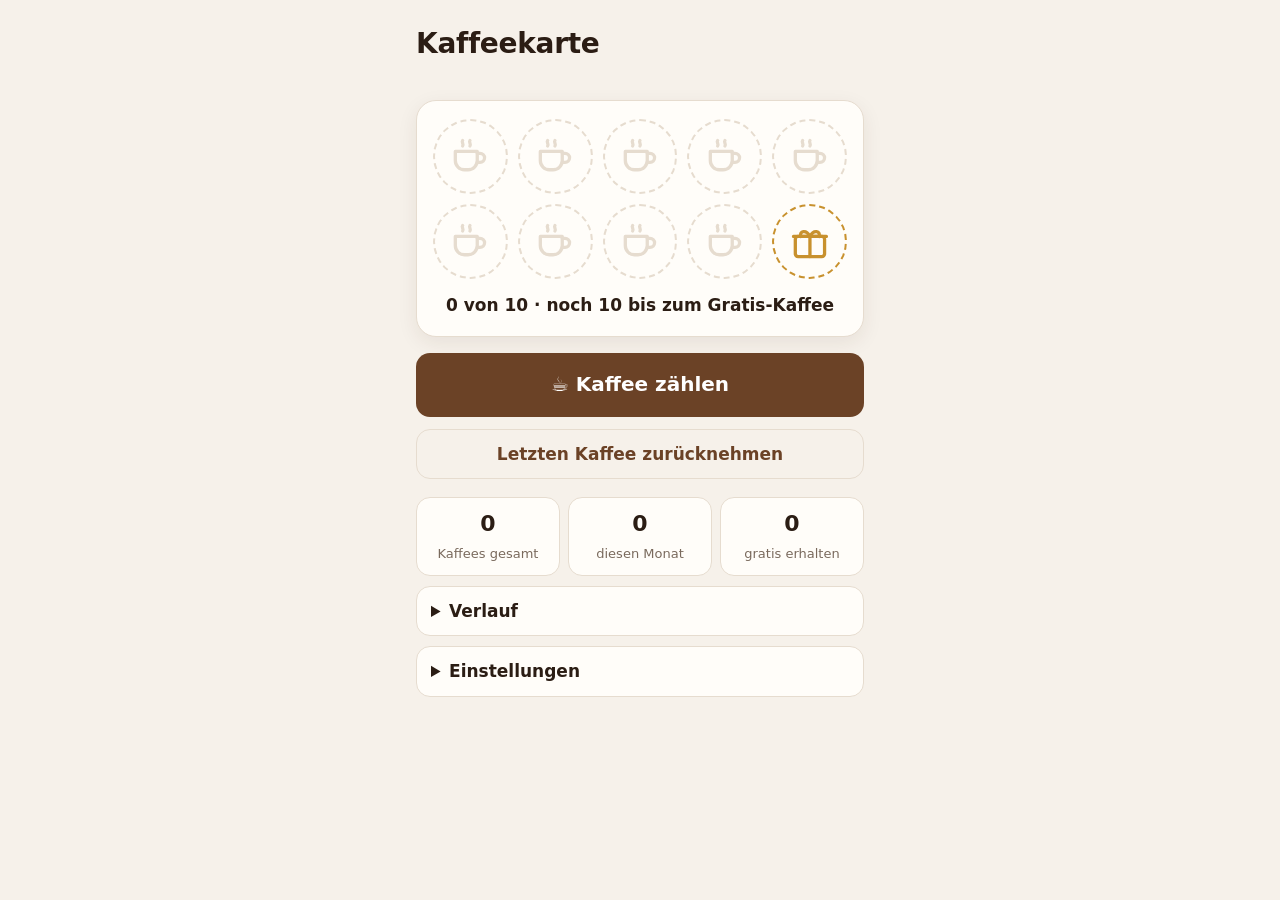
<file: index.html>
<!doctype html>
<html lang="de">
<head>
  <meta charset="utf-8">
  <meta name="viewport" content="width=device-width, initial-scale=1, viewport-fit=cover">
  <meta http-equiv="Content-Security-Policy" content="default-src 'self'; script-src 'self'; style-src 'self'; img-src 'self' data:; connect-src 'self'; object-src 'none'; base-uri 'self'; form-action 'none'">
  <meta name="theme-color" content="#3b2a20">
  <meta name="description" content="Meine Kaffee-Stempelkarte: 10 Kaffees, einer gratis.">
  <title>Kaffeekarte</title>
  <link rel="manifest" href="manifest.webmanifest">
  <link rel="icon" href="icon.svg" type="image/svg+xml">
  <link rel="apple-touch-icon" href="icon-192.png">
  <link rel="stylesheet" href="style.css?v=2">
</head>
<body>
  <main class="wrap">
    <header class="top">
      <h1>Kaffeekarte</h1>
      <p class="place" id="place"></p>
    </header>

    <section class="card" aria-labelledby="status">
      <div class="cups" id="cups" aria-hidden="true"></div>
      <p class="status" id="status" role="status" aria-live="polite"></p>
      <div class="free" id="free" hidden>
        <p><strong>Der nächste Kaffee ist gratis! 🎉</strong></p>
        <button class="btn btn--gold" id="redeem" type="button">Gratis-Kaffee eingelöst</button>
      </div>
    </section>

    <button class="btn btn--main" id="add" type="button">☕ Kaffee zählen</button>
    <button class="btn btn--ghost" id="undo" type="button" hidden>Letzten Kaffee zurücknehmen</button>

    <section class="stats" id="stats"></section>

    <details class="box">
      <summary>Verlauf</summary>
      <ul class="log" id="log"></ul>
    </details>

    <details class="box">
      <summary>Einstellungen</summary>
      <label class="field">Name des Bäckers / Cafés
        <input id="setPlace" maxlength="40" placeholder="z. B. Bäckerei an der Ecke" autocomplete="off">
      </label>
      <label class="field">Kaffees bis zum Gratis-Kaffee
        <select id="setSize"></select>
      </label>
      <a class="btn btn--ghost" href="qr.html">📷 QR-Code zum Scannen drucken</a>
      <button class="btn btn--ghost" id="backup" type="button">Sicherung kopieren</button>
      <button class="btn btn--ghost" id="restore" type="button">Sicherung einfügen</button>
      <button class="btn btn--danger" id="reset" type="button">Alles zurücksetzen</button>
      <a class="btn btn--ghost" href="theke/">🧑‍🍳 Theken-Version: Karten für mehrere Kunden</a>
      <p class="hint">Alles wird nur auf diesem Handy gespeichert – kein Konto, kein Server. Tipp: Über das Browser-Menü
        „Zum Startbildschirm hinzufügen“ wird daraus eine App.</p>
    </details>
  </main>
  <div class="toast" id="toast" role="alert" hidden></div>
  <script src="app.js?v=1"></script>
</body>
</html>
</file>
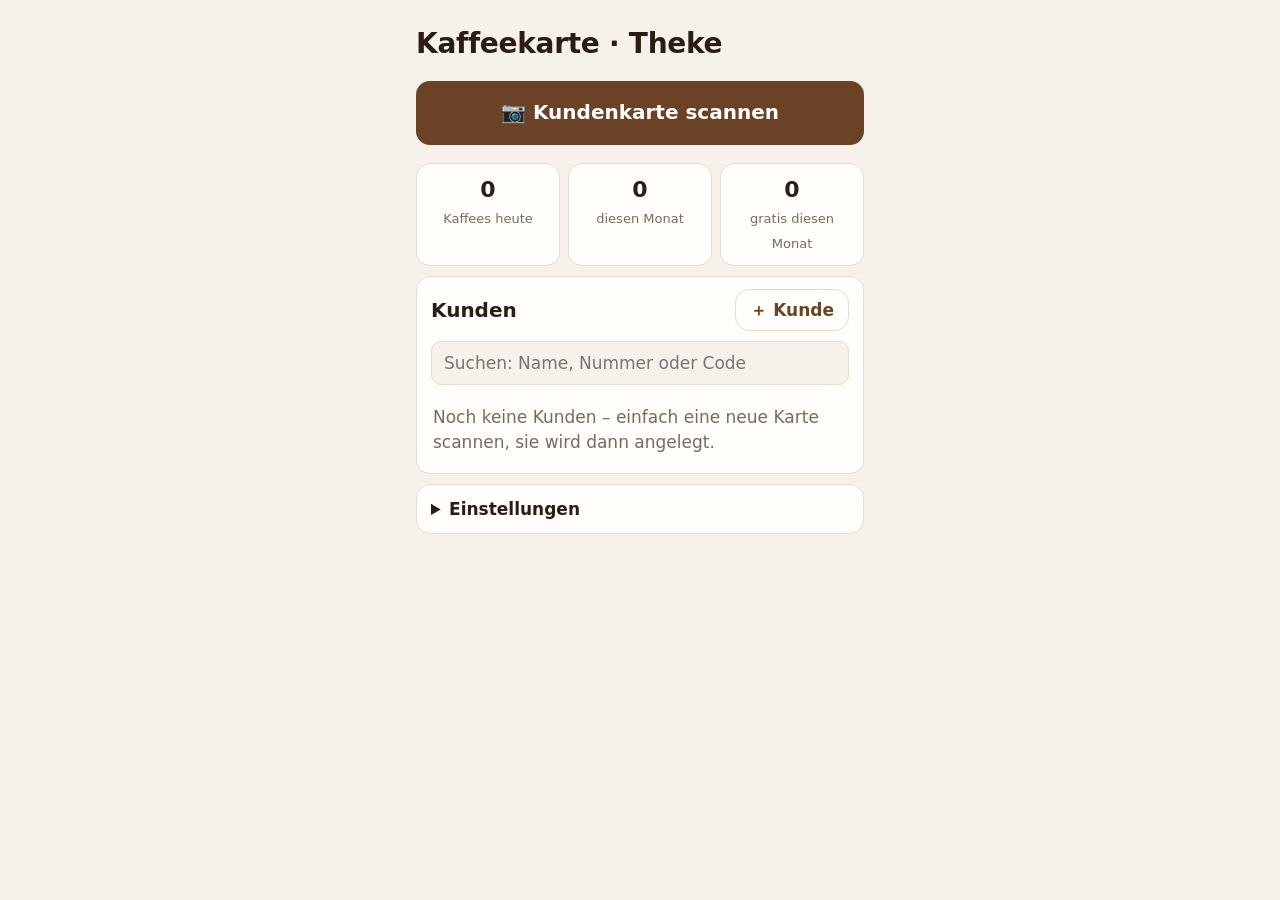
<file: theke/index.html>
<!doctype html>
<html lang="de">
<head>
  <meta charset="utf-8">
  <meta name="viewport" content="width=device-width, initial-scale=1, viewport-fit=cover">
  <meta http-equiv="Content-Security-Policy" content="default-src 'self'; script-src 'self'; style-src 'self'; img-src 'self' data: blob:; media-src 'self' blob: mediastream:; connect-src 'self'; object-src 'none'; base-uri 'self'; form-action 'none'">
  <meta name="theme-color" content="#3b2a20">
  <meta name="description" content="Kaffeekarte für die Theke: Kundenkarten scannen, Kaffees zählen, jeder 10. gratis.">
  <title>Kaffeekarte · Theke</title>
  <link rel="manifest" href="manifest.webmanifest">
  <link rel="icon" href="../icon.svg" type="image/svg+xml">
  <link rel="apple-touch-icon" href="../icon-192.png">
  <link rel="stylesheet" href="../style.css?v=2">
  <link rel="stylesheet" href="theke.css?v=4">
</head>
<body>
  <main class="wrap">
    <header class="top">
      <h1>Kaffeekarte · Theke</h1>
    </header>

    <p class="banner" id="backupHint" hidden></p>

    <button class="btn btn--main" id="scan" type="button">📷 Kundenkarte scannen</button>

    <section class="stats" id="stats"></section>

    <section class="box box--open" aria-labelledby="custTitle">
      <div class="row">
        <h2 id="custTitle">Kunden</h2>
        <button class="btn btn--ghost btn--small" id="addCust" type="button">＋ Kunde</button>
      </div>
      <input class="search" id="search" type="search" placeholder="Suchen: Name, Nummer oder Code" autocomplete="off">
      <ul class="clist" id="clist"></ul>
    </section>

    <details class="box">
      <summary>Einstellungen</summary>
      <label class="field">Kaffees bis zum Gratis-Kaffee
        <select id="setSize"></select>
      </label>
      <a class="btn btn--ghost" href="karten.html?vorrat=1">🖨️ Neue Karten auf Vorrat drucken</a>
      <a class="btn btn--ghost" href="karten.html">🖨️ Karten der vorhandenen Kunden drucken</a>
      <button class="btn btn--ghost" id="export" type="button">📤 Sicherung senden / speichern</button>
      <button class="btn btn--ghost" id="import" type="button">Sicherung laden</button>
      <input id="importFile" type="file" accept=".json,application/json" hidden>
      <a class="btn btn--ghost" href="anleitung.html">📄 Kurzanleitung (zum Ausdrucken)</a>
      <button class="btn btn--danger" id="reset" type="button">Alles zurücksetzen</button>
      <p class="hint">Neue Karte? Einfach scannen – beim ersten Scan wird sie angelegt.
        Alle Daten liegen nur auf diesem Gerät. Bitte regelmäßig „Sicherung senden“ (z. B. per WhatsApp oder Mail an
        die Person, die die App betreut) – wird der Browser-Speicher gelöscht oder geht das Gerät verloren, hilft nur die
        Sicherungsdatei.
        Tipp: Über das Browser-Menü „Zum Startbildschirm hinzufügen“ wird daraus eine App.</p>
    </details>
  </main>

  <!-- Kunde -->
  <section class="panel" id="detail" hidden aria-modal="true" role="dialog" aria-labelledby="dName">
    <div class="wrap">
      <div class="row">
        <button class="btn btn--ghost btn--small" id="dClose" type="button">← Zurück</button>
        <span class="muted" id="dNo"></span>
      </div>
      <h2 class="dname" id="dName"></h2>
      <div class="card">
        <div class="cups" id="dCups" aria-hidden="true"></div>
        <p class="status" id="dStatus" role="status" aria-live="polite"></p>
        <div class="free" id="dFree" hidden>
          <p><strong>Gratis-Kaffee fällig! 🎉</strong></p>
          <button class="btn btn--gold" id="dRedeem" type="button">Gratis-Kaffee ausgegeben</button>
        </div>
      </div>
      <button class="btn btn--main" id="dAdd" type="button">☕ Kaffee zählen</button>
      <button class="btn btn--ghost" id="dUndo" type="button" hidden>Letzten Kaffee zurücknehmen</button>
      <section class="stats" id="dStats"></section>
      <details class="box">
        <summary>Verlauf</summary>
        <ul class="log" id="dLog"></ul>
      </details>
      <details class="box">
        <summary>Kunde bearbeiten</summary>
        <label class="field">Name oder Spitzname (freiwillig)
          <input id="dRename" maxlength="30" placeholder="z. B. Herr M. mit Hund" autocomplete="off">
        </label>
        <a class="btn btn--ghost" id="dPrint" href="karten.html">🖨️ Karte neu drucken</a>
        <button class="btn btn--danger" id="dDelete" type="button">Kunde löschen</button>
      </details>
    </div>
  </section>

  <!-- Scanner -->
  <section class="panel panel--scan" id="scanner" hidden aria-modal="true" role="dialog" aria-label="Kundenkarte scannen">
    <video id="video" playsinline muted></video>
    <div class="frame" aria-hidden="true"></div>
    <p class="scanmsg" id="scanMsg">Kundenkarte vor die Kamera halten …</p>
    <button class="btn btn--main scanclose" id="scanClose" type="button">Abbrechen</button>
  </section>

  <div class="toast" id="toast" role="alert" hidden></div>
  <script src="jsQR.js"></script>
  <script src="store.js?v=2"></script>
  <script src="theke.js?v=3"></script>
</body>
</html>
</file>
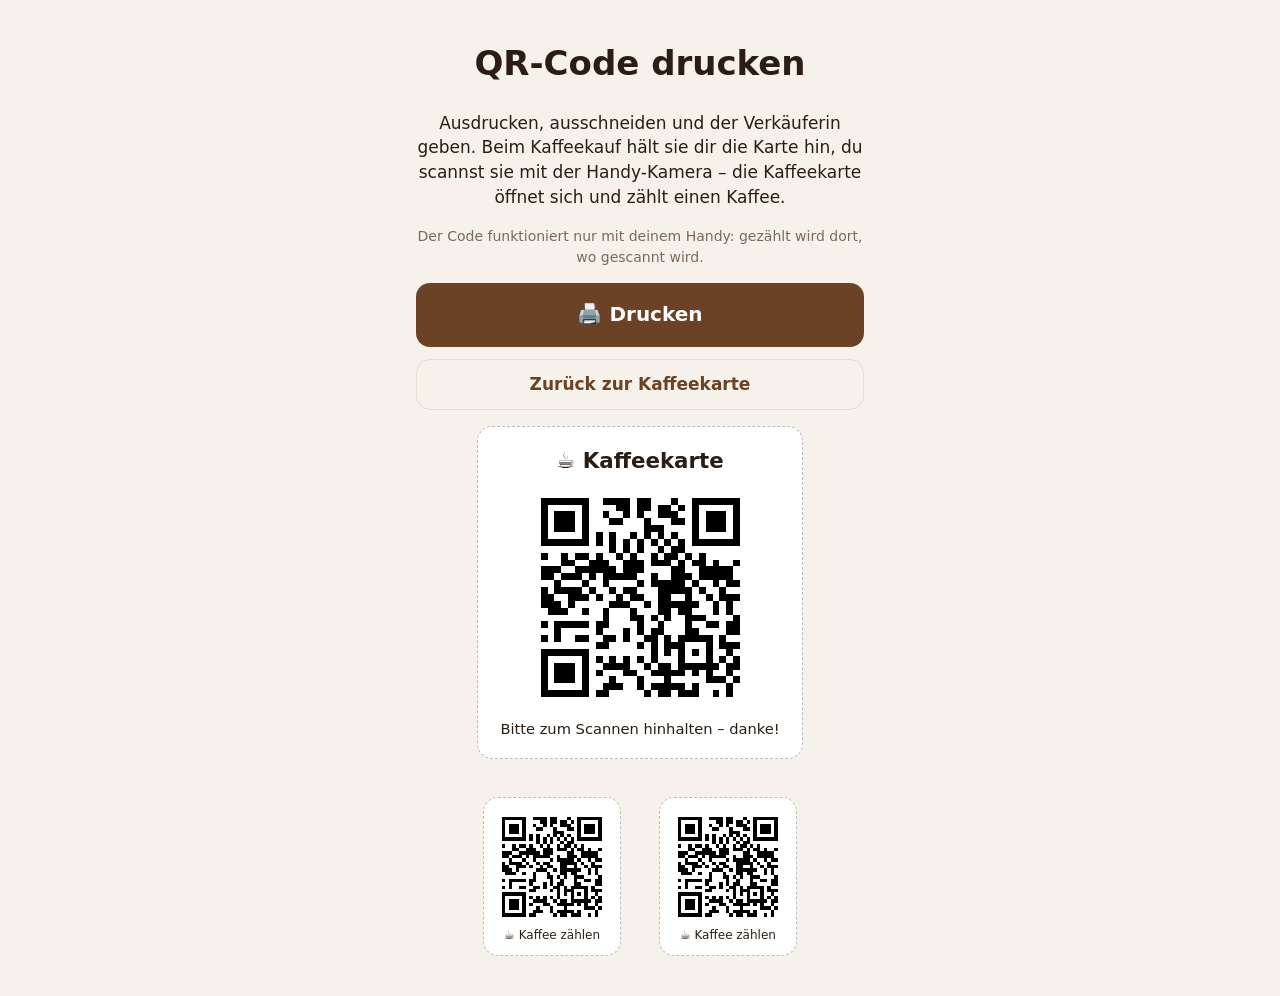
<file: qr.html>
<!doctype html>
<html lang="de">
<head>
  <meta charset="utf-8">
  <meta name="viewport" content="width=device-width, initial-scale=1">
  <meta http-equiv="Content-Security-Policy" content="default-src 'self'; script-src 'self'; style-src 'self'; img-src 'self' data:; object-src 'none'; base-uri 'self'">
  <title>QR-Code drucken · Kaffeekarte</title>
  <link rel="stylesheet" href="style.css?v=2">
</head>
<body class="qr-page">
  <main class="wrap">
    <div class="no-print">
      <h1>QR-Code drucken</h1>
      <p>Ausdrucken, ausschneiden und der Verkäuferin geben. Beim Kaffeekauf hält sie dir die Karte hin,
        du scannst sie mit der Handy-Kamera – die Kaffeekarte öffnet sich und zählt einen Kaffee.</p>
      <p class="hint">Der Code funktioniert nur mit deinem Handy: gezählt wird dort, wo gescannt wird.</p>
      <button class="btn btn--main" id="print" type="button">🖨️ Drucken</button>
      <a class="btn btn--ghost" href="./">Zurück zur Kaffeekarte</a>
    </div>
    <div class="sheet" id="sheet"></div>
  </main>
  <script src="qrcode.js"></script>
  <script src="qr.js?v=2"></script>
</body>
</html>
</file>
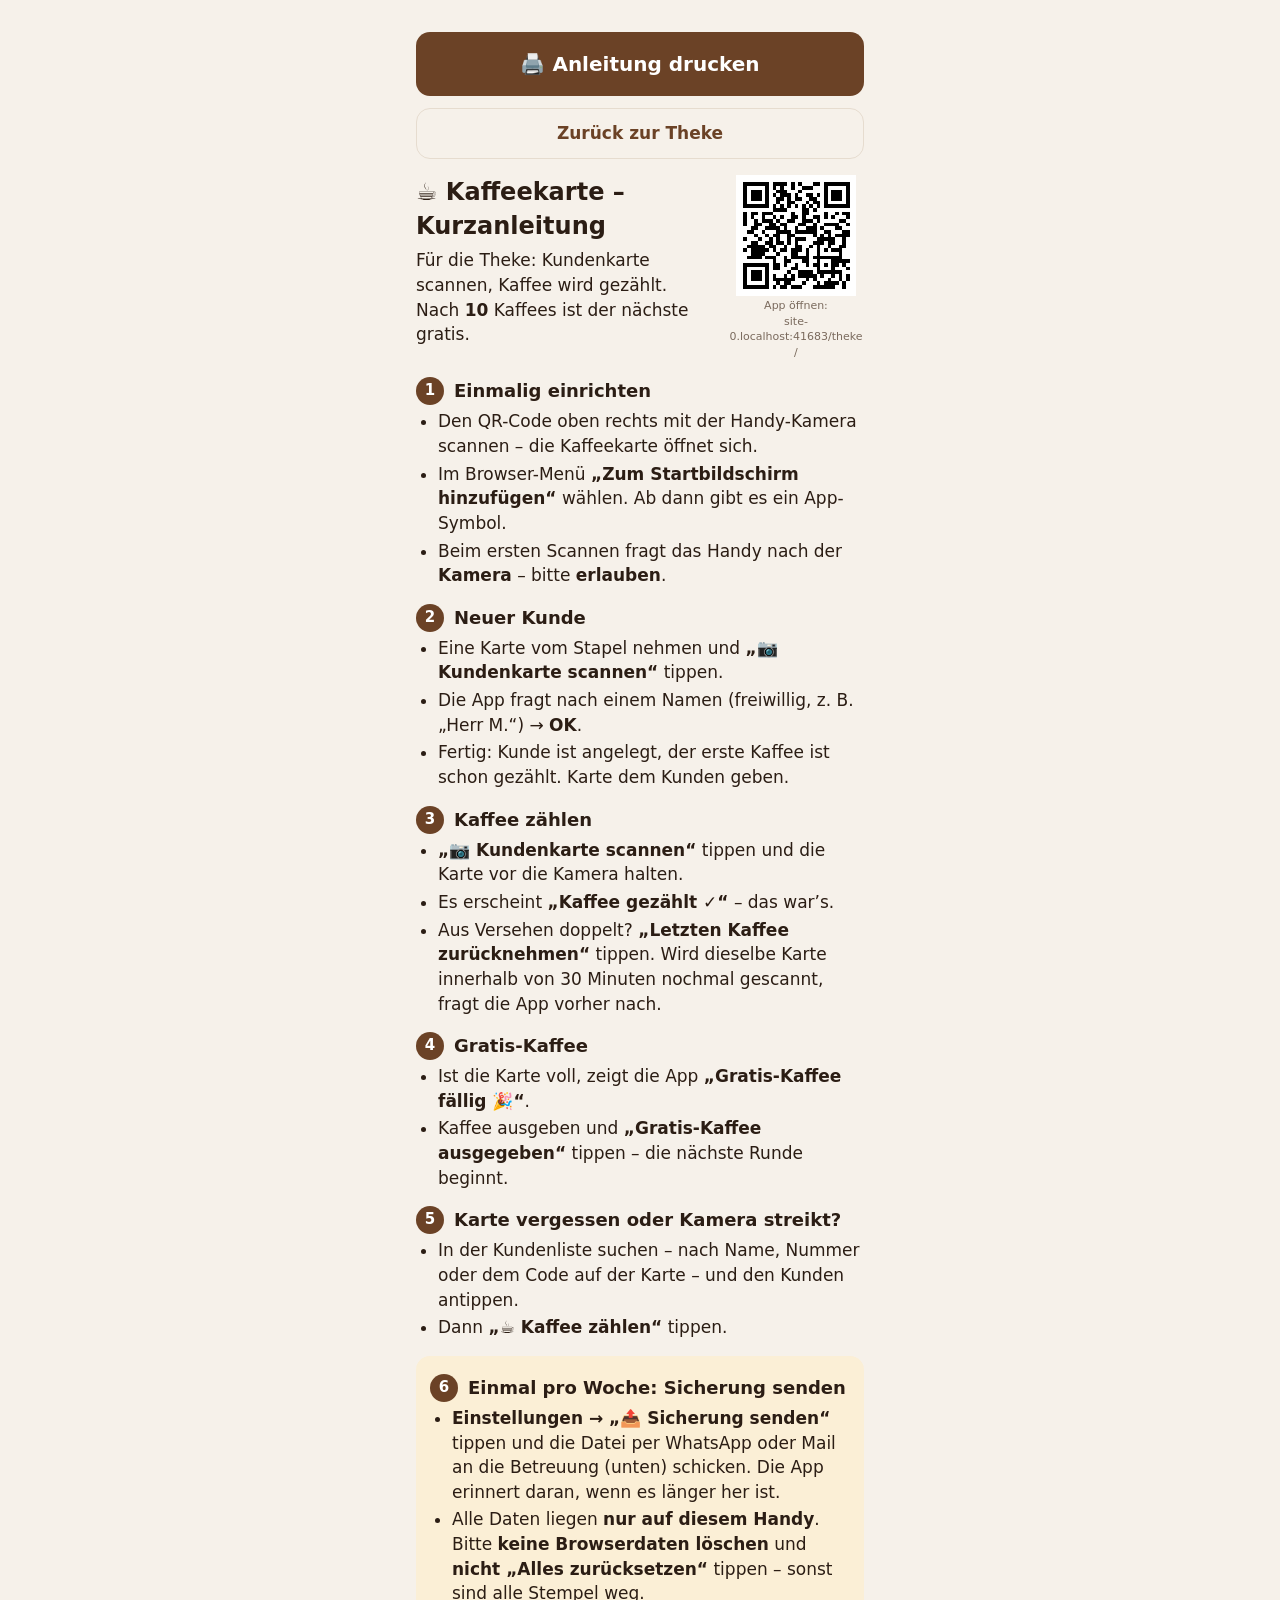
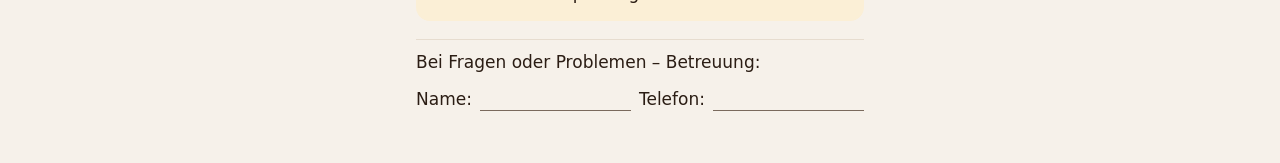
<file: theke/anleitung.html>
<!doctype html>
<html lang="de">
<head>
  <meta charset="utf-8">
  <meta name="viewport" content="width=device-width, initial-scale=1">
  <meta http-equiv="Content-Security-Policy" content="default-src 'self'; script-src 'self'; style-src 'self'; img-src 'self' data:; object-src 'none'; base-uri 'self'">
  <title>Kurzanleitung · Kaffeekarte Theke</title>
  <link rel="icon" href="../icon.svg" type="image/svg+xml">
  <link rel="stylesheet" href="../style.css?v=2">
  <link rel="stylesheet" href="anleitung.css?v=1">
</head>
<body class="guide-page">
  <main class="wrap guide">
    <div class="no-print">
      <button class="btn btn--main" id="print" type="button">🖨️ Anleitung drucken</button>
      <a class="btn btn--ghost" href="./">Zurück zur Theke</a>
    </div>

    <header class="ghead">
      <div>
        <h1>☕ Kaffeekarte – Kurzanleitung</h1>
        <p>Für die Theke: Kundenkarte scannen, Kaffee wird gezählt. Nach <b id="size">10</b> Kaffees ist der nächste gratis.</p>
      </div>
      <figure class="gqr"><span id="qr"></span><figcaption>App öffnen:<br><span id="url"></span></figcaption></figure>
    </header>

    <section>
      <h2><span class="num">1</span> Einmalig einrichten</h2>
      <ul>
        <li>Den QR-Code oben rechts mit der Handy-Kamera scannen – die Kaffeekarte öffnet sich.</li>
        <li>Im Browser-Menü <b>„Zum Startbildschirm hinzufügen“</b> wählen. Ab dann gibt es ein App-Symbol.</li>
        <li>Beim ersten Scannen fragt das Handy nach der <b>Kamera</b> – bitte <b>erlauben</b>.</li>
      </ul>
    </section>

    <section>
      <h2><span class="num">2</span> Neuer Kunde</h2>
      <ul>
        <li>Eine Karte vom Stapel nehmen und <b>„📷 Kundenkarte scannen“</b> tippen.</li>
        <li>Die App fragt nach einem Namen (freiwillig, z. B. „Herr M.“) → <b>OK</b>.</li>
        <li>Fertig: Kunde ist angelegt, der erste Kaffee ist schon gezählt. Karte dem Kunden geben.</li>
      </ul>
    </section>

    <section>
      <h2><span class="num">3</span> Kaffee zählen</h2>
      <ul>
        <li><b>„📷 Kundenkarte scannen“</b> tippen und die Karte vor die Kamera halten.</li>
        <li>Es erscheint <b>„Kaffee gezählt ✓“</b> – das war’s.</li>
        <li>Aus Versehen doppelt? <b>„Letzten Kaffee zurücknehmen“</b> tippen.
          Wird dieselbe Karte innerhalb von 30 Minuten nochmal gescannt, fragt die App vorher nach.</li>
      </ul>
    </section>

    <section>
      <h2><span class="num">4</span> Gratis-Kaffee</h2>
      <ul>
        <li>Ist die Karte voll, zeigt die App <b>„Gratis-Kaffee fällig 🎉“</b>.</li>
        <li>Kaffee ausgeben und <b>„Gratis-Kaffee ausgegeben“</b> tippen – die nächste Runde beginnt.</li>
      </ul>
    </section>

    <section>
      <h2><span class="num">5</span> Karte vergessen oder Kamera streikt?</h2>
      <ul>
        <li>In der Kundenliste suchen – nach Name, Nummer oder dem Code auf der Karte – und den Kunden antippen.</li>
        <li>Dann <b>„☕ Kaffee zählen“</b> tippen.</li>
      </ul>
    </section>

    <section class="gwarn">
      <h2><span class="num">6</span> Einmal pro Woche: Sicherung senden</h2>
      <ul>
        <li><b>Einstellungen → „📤 Sicherung senden“</b> tippen und die Datei per WhatsApp oder Mail an die
          Betreuung (unten) schicken. Die App erinnert daran, wenn es länger her ist.</li>
        <li>Alle Daten liegen <b>nur auf diesem Handy</b>. Bitte <b>keine Browserdaten löschen</b> und
          <b>nicht „Alles zurücksetzen“</b> tippen – sonst sind alle Stempel weg.</li>
      </ul>
    </section>

    <footer class="gfoot">
      <p>Bei Fragen oder Problemen – Betreuung:</p>
      <p class="gline">Name: <span></span> Telefon: <span></span></p>
    </footer>
  </main>
  <script src="../qrcode.js"></script>
  <script src="store.js?v=2"></script>
  <script src="anleitung.js?v=1"></script>
</body>
</html>
</file>
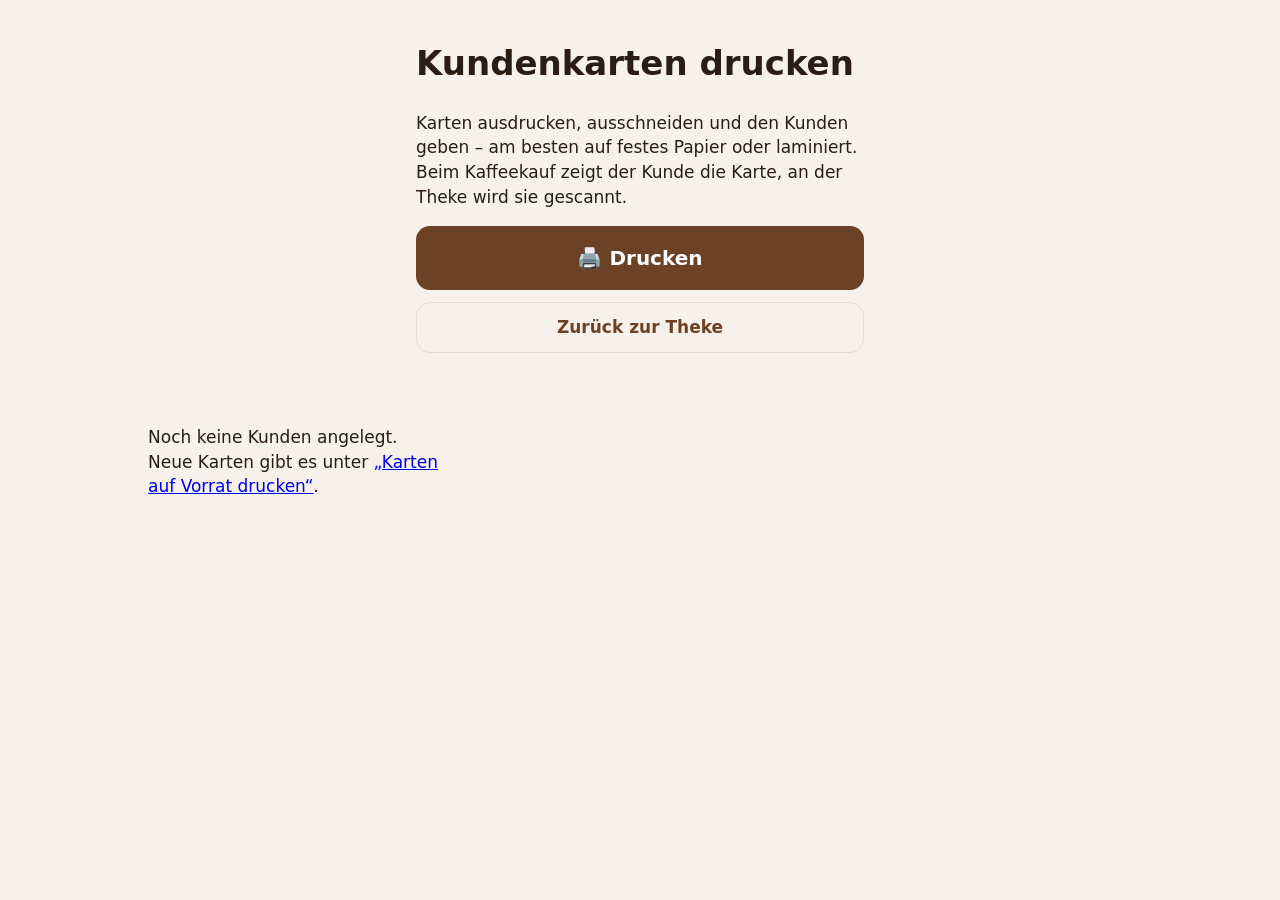
<file: theke/karten.html>
<!doctype html>
<html lang="de">
<head>
  <meta charset="utf-8">
  <meta name="viewport" content="width=device-width, initial-scale=1">
  <meta http-equiv="Content-Security-Policy" content="default-src 'self'; script-src 'self'; style-src 'self'; img-src 'self' data:; object-src 'none'; base-uri 'self'">
  <title>Kundenkarten drucken · Kaffeekarte</title>
  <link rel="icon" href="../icon.svg" type="image/svg+xml">
  <link rel="stylesheet" href="../style.css?v=2">
  <link rel="stylesheet" href="theke.css?v=4">
</head>
<body class="cards-page">
  <main class="wrap">
    <div class="no-print">
      <h1 id="title">Kundenkarten drucken</h1>
      <p id="intro">Karten ausdrucken, ausschneiden und den Kunden geben – am besten auf festes Papier oder laminiert.
        Beim Kaffeekauf zeigt der Kunde die Karte, an der Theke wird sie gescannt.</p>
      <div id="vorratCtl" hidden>
        <label class="field">Anzahl Karten
          <select id="vCount"><option>5</option><option selected>10</option><option>20</option><option>30</option></select>
        </label>
      </div>
      <button class="btn btn--main" id="print" type="button">🖨️ Drucken</button>
      <a class="btn btn--ghost" href="./">Zurück zur Theke</a>
    </div>
  </main>
  <div class="sheet" id="sheet"></div>
  <script src="../qrcode.js"></script>
  <script src="store.js?v=2"></script>
  <script src="karten.js?v=3"></script>
</body>
</html>
</file>
<file: style.css>
:root {
  --bg: #f6f1ea; --surface: #fffdf9; --text: #2b1d14; --muted: #7a6a5d; --line: #e6dccf;
  --coffee: #6b4226; --coffee-soft: #efe3d6; --gold: #c8912e; --gold-soft: #fbefd6; --danger: #a33a2a;
  color-scheme: light dark;
}
@media (prefers-color-scheme: dark) {
  :root { --bg: #1b1410; --surface: #261c16; --text: #f3e9df; --muted: #b8a797; --line: #3a2c22;
    --coffee: #d9a57a; --coffee-soft: #3a2a20; --gold: #e3b458; --gold-soft: #3d3020; --danger: #ef8a78; }
}
* { box-sizing: border-box; }
html { -webkit-text-size-adjust: 100%; }
body { margin: 0; background: var(--bg); color: var(--text); font: 17px/1.45 system-ui, -apple-system, "Segoe UI", Roboto, sans-serif; }
.wrap { max-width: 480px; margin: 0 auto; padding: max(16px, env(safe-area-inset-top)) 16px 40px; }
.top h1 { margin: 8px 0 0; font-size: 28px; letter-spacing: -.01em; }
.place { margin: 0 0 12px; color: var(--muted); min-height: 1.4em; }
.card { background: var(--surface); border: 1px solid var(--line); border-radius: 20px; padding: 18px 16px; box-shadow: 0 6px 20px rgba(60, 40, 20, .08); }
.cups { display: grid; grid-template-columns: repeat(5, 1fr); gap: 10px; }
.cup { aspect-ratio: 1; border-radius: 50%; border: 2px dashed var(--line); display: grid; place-items: center; color: var(--line); transition: transform .25s; }
.cup svg { width: 62%; height: 62%; }
.cup--on { border: 2px solid var(--coffee); background: var(--coffee-soft); color: var(--coffee); }
.cup--new { animation: pop .45s ease; }
.cup--gift { border-color: var(--gold); color: var(--gold); }
@keyframes pop { 0% { transform: scale(.4); } 70% { transform: scale(1.15); } 100% { transform: scale(1); } }
.status { text-align: center; margin: 14px 0 0; font-weight: 600; }
.free { margin-top: 12px; padding: 12px; border-radius: 14px; background: var(--gold-soft); text-align: center; }
.free p { margin: 0 0 10px; }
.btn { display: block; width: 100%; min-height: 48px; margin: 12px 0 0; padding: 12px 16px; border-radius: 14px; border: 0; font: inherit; font-weight: 700; text-align: center; text-decoration: none; cursor: pointer; }
.btn--main { background: var(--coffee); color: #fff; font-size: 20px; min-height: 64px; margin-top: 16px; }
.btn--main:active { transform: scale(.98); }
.btn--gold { background: var(--gold); color: #1d1206; margin: 0; }
.btn--ghost { background: transparent; color: var(--coffee); border: 1.5px solid var(--line); font-weight: 600; }
.btn--danger { background: transparent; color: var(--danger); border: 1.5px solid var(--line); font-weight: 600; }
.stats { display: grid; grid-template-columns: repeat(3, 1fr); gap: 8px; margin: 18px 0 6px; }
.stat { background: var(--surface); border: 1px solid var(--line); border-radius: 14px; padding: 10px; text-align: center; }
.stat b { display: block; font-size: 22px; }
.stat span { font-size: 13px; color: var(--muted); }
.box { background: var(--surface); border: 1px solid var(--line); border-radius: 14px; padding: 12px 14px; margin-top: 10px; }
.box summary { font-weight: 700; cursor: pointer; }
.log { list-style: none; margin: 8px 0 0; padding: 0; max-height: 300px; overflow: auto; }
.log li { display: flex; justify-content: space-between; gap: 8px; padding: 6px 0; border-bottom: 1px solid var(--line); font-size: 15px; }
.log li:last-child { border-bottom: 0; }
.log .when { color: var(--muted); }
.field { display: block; margin-top: 12px; font-weight: 600; font-size: 15px; }
.field input, .field select { display: block; width: 100%; margin-top: 4px; min-height: 44px; padding: 8px 10px; border-radius: 10px; border: 1.5px solid var(--line); background: var(--bg); color: var(--text); font: inherit; }
.hint { color: var(--muted); font-size: 14px; margin: 14px 0 0; }
.toast { position: fixed; left: 50%; bottom: max(20px, env(safe-area-inset-bottom)); transform: translateX(-50%); max-width: calc(100% - 32px); background: var(--text); color: var(--bg); padding: 12px 16px; border-radius: 14px; font-weight: 600; box-shadow: 0 6px 20px rgba(0, 0, 0, .2); display: flex; gap: 12px; align-items: center; }
.toast[hidden] { display: none; }
.toast button { background: var(--gold); color: #1d1206; border: 0; border-radius: 10px; padding: 8px 12px; font: inherit; font-weight: 700; cursor: pointer; }
/* QR-Seite */
.qr-page { text-align: center; }
.qr-page .sheet { display: flex; flex-wrap: wrap; gap: 10mm; justify-content: center; margin-top: 16px; }
.qr-page .tag { border: 1px dashed #bbb; border-radius: 4mm; padding: 3mm; background: #fff; color: #2b1d14; }
.qr-page .tag svg { display: block; }
.qr-page .tag small { display: block; font-size: 9pt; margin-top: 1mm; }
.qr-page .tag--big { padding: 5mm 6mm; }
.qr-page .tag--big b { display: block; font-size: 16pt; }
.qr-page .tag--big span { display: block; font-size: 11pt; margin-bottom: 2mm; }
.qr-page .tag--big svg { margin: 2mm auto 0; }
.qr-page .tag--big small { font-size: 11pt; margin-top: 2mm; }
@media print {
  body { background: #fff; }
  .no-print { display: none !important; }
  .wrap { max-width: none; padding: 0; }
}
</file>
<file: theke/theke.css>
/* Theken-Version – ergänzt ../style.css */
.noscroll { overflow: hidden; }
.row { display: flex; align-items: center; justify-content: space-between; gap: 10px; }
.row h2 { margin: 0; font-size: 20px; }
.muted { color: var(--muted); font-size: 14px; }
.btn--small { width: auto; min-height: 40px; margin: 0; padding: 8px 14px; }
.box--open { padding-bottom: 6px; }
.search { display: block; width: 100%; margin-top: 10px; min-height: 44px; padding: 8px 12px; border-radius: 10px; border: 1.5px solid var(--line); background: var(--bg); color: var(--text); font: inherit; }
.banner { display: flex; flex-wrap: wrap; align-items: center; justify-content: space-between; gap: 8px; margin: 0 0 4px; padding: 10px 12px; border-radius: 14px; background: var(--gold-soft); font-size: 15px; font-weight: 600; }
.banner[hidden] { display: none; }
.banner button { background: var(--gold); color: #1d1206; border: 0; border-radius: 10px; padding: 8px 12px; font: inherit; font-weight: 700; cursor: pointer; }

.clist { list-style: none; margin: 8px 0 0; padding: 0; }
.clist li + li { border-top: 1px solid var(--line); }
.clist button { display: grid; gap: 4px; width: 100%; padding: 12px 2px; background: none; border: 0; color: inherit; font: inherit; text-align: left; cursor: pointer; }
.clist .cname { font-weight: 700; }
.clist .cmeta { font-size: 14px; color: var(--muted); }
.clist .bar { display: block; height: 6px; border-radius: 3px; background: var(--coffee-soft); overflow: hidden; }
.clist .bar i { display: block; height: 100%; width: 0; background: var(--coffee); }
.clist .empty { padding: 12px 2px; color: var(--muted); }
.badge { display: inline-block; margin-left: 6px; padding: 1px 8px; border-radius: 999px; background: var(--gold-soft); color: var(--text); font-size: 13px; font-weight: 700; }

.panel { position: fixed; inset: 0; z-index: 10; overflow-y: auto; background: var(--bg); }
.panel[hidden] { display: none; }
.dname { margin: 10px 0 12px; font-size: 26px; overflow-wrap: anywhere; }

.panel--scan { background: #000; overflow: hidden; }
.panel--scan video { position: absolute; inset: 0; width: 100%; height: 100%; object-fit: cover; }
.frame { position: absolute; left: 50%; top: 42%; width: min(70vw, 60vh); aspect-ratio: 1; transform: translate(-50%, -50%); border: 3px solid rgba(255, 255, 255, .9); border-radius: 18px; box-shadow: 0 0 0 100vmax rgba(0, 0, 0, .35); }
.scanmsg { position: absolute; left: 16px; right: 16px; top: max(20px, env(safe-area-inset-top)); margin: 0; padding: 10px 14px; border-radius: 14px; background: rgba(0, 0, 0, .6); color: #fff; font-weight: 600; text-align: center; }
.scanclose { position: absolute; left: 16px; right: 16px; bottom: max(20px, env(safe-area-inset-bottom)); width: auto; }
.toast { z-index: 20; }

/* Kundenkarten drucken – Scheckkartenformat */
.cards-page .sheet { display: grid; grid-template-columns: repeat(auto-fill, 85.6mm); gap: 6mm; justify-content: center; margin-top: 16px; }
.kcard { width: 85.6mm; height: 54mm; box-sizing: border-box; display: flex; gap: 3mm; align-items: center; padding: 3.5mm; border: 1px dashed #aaa; border-radius: 3mm; background: #fff; color: #2b1d14; text-align: left; break-inside: avoid; }
.kcard svg { flex: none; display: block; }
.kcard .ktext { display: flex; flex-direction: column; gap: 1mm; min-width: 0; font-size: 8.5pt; line-height: 1.25; }
.kcard .ktitle { font-size: 12pt; font-weight: 800; }
.kcard .kname { margin-top: 1.5mm; font-size: 10.5pt; font-weight: 700; overflow-wrap: anywhere; }
.kcard .kcode { font-family: ui-monospace, "SFMono-Regular", Menlo, monospace; letter-spacing: .04em; }
.kcard .krule { margin-top: 1.5mm; color: #6b5a4d; }
@media print {
  @page { size: A4; margin: 6mm 10mm; }
  .cards-page .sheet { margin: 0; gap: 3mm 6mm; }
}
.kcard .kline { display: block; width: 100%; padding-bottom: 5mm; border-bottom: 1px solid #999; font-size: 9pt; font-weight: 600; }
</file>
<file: theke/anleitung.css>
/* Kurzanleitung – passt auf eine A4-Seite */
.guide h1 { font-size: 24px; margin: 0 0 4px; }
.guide h2 { display: flex; align-items: center; gap: 10px; margin: 16px 0 4px; font-size: 18px; }
.guide ul { margin: 0; padding-left: 22px; }
.guide li { margin: 3px 0; }
.guide .num { display: inline-grid; place-items: center; flex: none; width: 28px; height: 28px; border-radius: 50%; background: var(--coffee); color: #fff; font-size: 15px; }
.ghead { display: flex; gap: 16px; align-items: flex-start; justify-content: space-between; margin-top: 16px; }
.ghead p { margin: 0; }
.gqr { flex: none; margin: 0; text-align: center; font-size: 11px; color: var(--muted); overflow-wrap: anywhere; max-width: 36mm; }
.gqr svg { display: block; margin: 0 auto 2px; }
.gwarn { margin-top: 16px; padding: 2px 14px 12px; border-radius: 14px; background: var(--gold-soft); }
.gfoot { margin-top: 18px; padding-top: 10px; border-top: 1px solid var(--line); }
.gfoot p { margin: 0 0 12px; }
.gline { display: flex; align-items: flex-end; gap: 8px; }
.gline span { flex: 1; border-bottom: 1px solid var(--muted); min-height: 1.4em; }
@media (max-width: 480px) { .ghead { flex-direction: column-reverse; align-items: center; } }
@media print {
  @page { size: A4; margin: 12mm 14mm; }
  .guide-page { font-size: 10.5pt; line-height: 1.35; color: #000; }
  .guide h1 { font-size: 18pt; }
  .guide h2 { margin: 9px 0 2px; font-size: 12.5pt; }
  .guide li { margin: 1px 0; }
  .gwarn { margin-top: 10px; padding-bottom: 8px; }
  .gfoot { margin-top: 12px; }
  .guide { max-width: none; }
  .guide .num { background: #3b2a20; -webkit-print-color-adjust: exact; print-color-adjust: exact; }
  .gwarn { background: #fbefd6; -webkit-print-color-adjust: exact; print-color-adjust: exact; }
  .ghead { flex-direction: row; }
}
</file>
